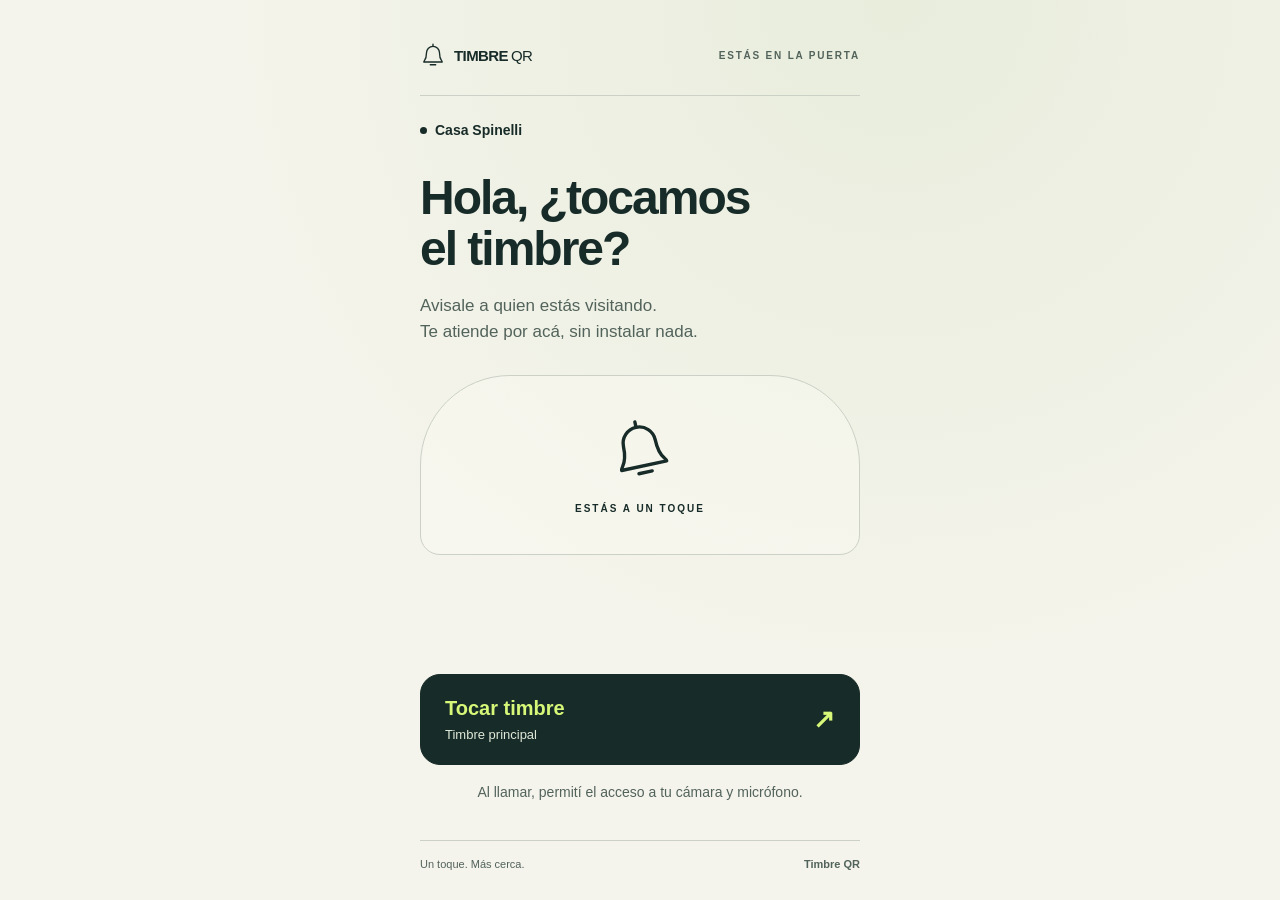
<file: index.html>
<!DOCTYPE html>
<html lang="es-AR"><head><meta charset="utf-8"><meta name="viewport" content="width=device-width, initial-scale=1, viewport-fit=cover"><meta name="theme-color" content="#f5f4ec"><title>Timbre QR</title><link rel="icon" href="iconos/icono-192.png"><link rel="stylesheet" href="estilos.css"></head>
<body data-pagina="visitante"><main id="app"><header class="cabecera"><a class="marca" href="index.html" aria-label="Timbre QR, inicio"><svg viewBox="0 0 48 48" fill="none" aria-hidden="true"><path d="M12 20a12 12 0 0 1 24 0c0 14 5 14 5 17H7c0-3 5-3 5-17Z" stroke="currentColor" stroke-width="2.5" stroke-linejoin="round"/><path d="M19 42h10M24 4v4" stroke="currentColor" stroke-width="2.5" stroke-linecap="round"/></svg><span>TIMBRE<span class="marca-qr">QR</span></span></a><span class="etiqueta" id="etiqueta-cabecera">ESTÁS EN LA PUERTA</span></header><div class="direccion"><span class="punto"></span><span id="nombre-casa">Casa</span></div><p id="anuncio" class="sr-only" role="status" aria-live="polite"></p><section data-vista="inicio" class="escena " ><div class="contenido"><h1 tabindex="-1">Hola, ¿tocamos<br>el timbre?</h1><p class="bajada">Avisale a quien estás visitando.<br>Te atiende por acá, sin instalar nada.</p></div><div class="timbre-ilustracion"><svg viewBox="0 0 48 48" fill="none" aria-hidden="true"><path d="M12 20a12 12 0 0 1 24 0c0 14 5 14 5 17H7c0-3 5-3 5-17Z" stroke="currentColor" stroke-width="2.5" stroke-linejoin="round"/><path d="M19 42h10M24 4v4" stroke="currentColor" stroke-width="2.5" stroke-linecap="round"/></svg><span>ESTÁS A UN TOQUE</span></div><div id="lista-destinos" class="acciones"></div><p class="nota">Al llamar, permití el acceso a tu cámara y micrófono.</p></section><section data-vista="permisos" class="escena " hidden><div class="contenido"><h1 tabindex="-1">Primero, los permisos.</h1><p class="bajada">Permití cámara y micrófono en el aviso de tu navegador. Así van a poder verte y escucharte.</p></div><div class="orbita"><svg viewBox="0 0 48 48" fill="none" aria-hidden="true"><path d="M12 20a12 12 0 0 1 24 0c0 14 5 14 5 17H7c0-3 5-3 5-17Z" stroke="currentColor" stroke-width="2.5" stroke-linejoin="round"/><path d="M19 42h10M24 4v4" stroke="currentColor" stroke-width="2.5" stroke-linecap="round"/></svg></div><p class="nota">Si no aparece el aviso, revisá los permisos del sitio junto a la dirección.</p></section><section data-vista="llamando" class="escena " hidden><div class="contenido"><h1 tabindex="-1">Ya estamos llamando.</h1><p class="bajada">Quedate acá. Estamos esperando que atiendan.</p></div><div class="orbita sonando"><svg viewBox="0 0 48 48" fill="none" aria-hidden="true"><path d="M12 20a12 12 0 0 1 24 0c0 14 5 14 5 17H7c0-3 5-3 5-17Z" stroke="currentColor" stroke-width="2.5" stroke-linejoin="round"/><path d="M19 42h10M24 4v4" stroke="currentColor" stroke-width="2.5" stroke-linecap="round"/></svg></div><p id="texto-llamando" class="destinatario">Llamando…</p><div class="progreso" aria-hidden="true"><span></span></div><p class="nota">No hace falta volver a tocar.<br>Si no llegan a atender, les va a llegar una foto tuya para que sepan quién pasó.</p><div class="acciones"><button type="button" class="secundario" data-accion="colgar">Cancelar llamada</button></div></section><section data-vista="ubicando" class="escena " hidden><div class="contenido"><h1 tabindex="-1">Un segundo.</h1><p class="bajada">Estamos comprobando que estés en la puerta.</p></div><div class="orbita sonando"><svg viewBox="0 0 48 48" fill="none" aria-hidden="true"><path d="M24 43s14-12.5 14-23A14 14 0 0 0 10 20c0 10.5 14 23 14 23Z" stroke="currentColor" stroke-width="2.5" stroke-linejoin="round"/><circle cx="24" cy="20" r="5" stroke="currentColor" stroke-width="2.5"/></svg></div><p class="nota">Permití el acceso a tu ubicación cuando el navegador te lo pida.</p></section><section data-vista="lejos" class="escena " hidden><div class="contenido"><h1 tabindex="-1">No estás en la puerta.</h1><p class="bajada">Este timbre solo funciona desde la entrada de la casa.</p></div><div class="orbita"><svg viewBox="0 0 48 48" fill="none" aria-hidden="true"><path d="M24 43s14-12.5 14-23A14 14 0 0 0 10 20c0 10.5 14 23 14 23Z" stroke="currentColor" stroke-width="2.5" stroke-linejoin="round"/><circle cx="24" cy="20" r="5" stroke="currentColor" stroke-width="2.5"/></svg></div><p id="texto-lejos" class="destinatario"></p><p id="detalle-lejos" class="nota"></p><div class="acciones"><button type="button" class="primario" data-accion="reintentar">Reintentar</button><button type="button" class="secundario" data-accion="ir-aviso">Dejar un mensaje</button><button type="button" class="texto-boton" data-accion="inicio">Volver al inicio</button></div></section><section data-vista="enLlamada" class="escena llamada" hidden><div class="contenido"><h1 tabindex="-1">Ya están conectados.</h1><p class="bajada">Podés hablar con tranquilidad.</p></div><div class="video-marco"><div class="audio-fondo"><span class="audio-ondas">ııııı</span><p id="video-placeholder">Conectando imagen…</p></div><video id="video-remoto" autoplay playsinline></video><span class="vivo"><i></i> EN VIVO</span><video id="video-local" autoplay playsinline muted aria-label="Tu cámara"></video></div><button type="button" class="secundario" data-accion="reproducir" hidden>Activar audio de la llamada</button><div class="controles"><button type="button" data-accion="microfono" aria-pressed="false">Silenciar micrófono</button><button type="button" data-accion="camara" >Girar cámara</button><button type="button" class="peligro" data-accion="colgar">Terminar llamada</button></div></section><section data-vista="sinRespuesta" class="escena " hidden><div class="contenido"><h1 tabindex="-1">No atendió nadie.</h1><p class="bajada">Quizás no llegaron a tiempo. Podés avisar que pasaste.</p></div><div class="aviso-caja"><label for="texto-aviso">Dejá un mensaje <span>(opcional)</span></label><textarea id="texto-aviso" maxlength="240" rows="3" placeholder="Hola, pasé por tu casa…"></textarea><button type="button" class="primario" data-accion="aviso">Avisar que pasé</button><p id="aviso-estado" role="status"></p></div><div class="acciones"><button type="button" class="secundario" data-accion="reintentar">Llamar de nuevo</button><button type="button" class="texto-boton" data-accion="inicio">Volver al inicio</button></div></section><section data-vista="finalizada" class="escena " hidden><div class="contenido"><h1 tabindex="-1">Terminó la llamada.</h1><p class="bajada">Gracias por pasar.</p></div><p id="texto-fin" class="resultado"></p><div class="acciones"><button type="button" class="primario" data-accion="reintentar">Llamar de nuevo</button><button type="button" class="texto-boton" data-accion="inicio">Volver al inicio</button></div></section><section data-vista="error" class="escena " hidden><div class="contenido"><h1 tabindex="-1">No pudimos conectar.</h1><p class="bajada">Vamos a intentarlo otra vez.</p></div><p id="texto-error" class="resultado"></p><div class="acciones"><button type="button" class="primario" data-accion="reintentar">Reintentar</button><button type="button" class="texto-boton" data-accion="inicio">Volver al inicio</button></div></section><p id="mensaje-accion" class="mensaje" role="status"></p><footer class="pie"><span>Un toque. Más cerca.</span><span>Timbre QR</span></footer></main><noscript>Activá JavaScript para usar el timbre.</noscript><script src="config.js"></script><script src="js/ntfy.js"></script><script src="js/rtc.js"></script><script src="js/geo.js"></script><script src="js/timbre.js"></script><script src="js/ui-visitante.js"></script></body></html>
</file>
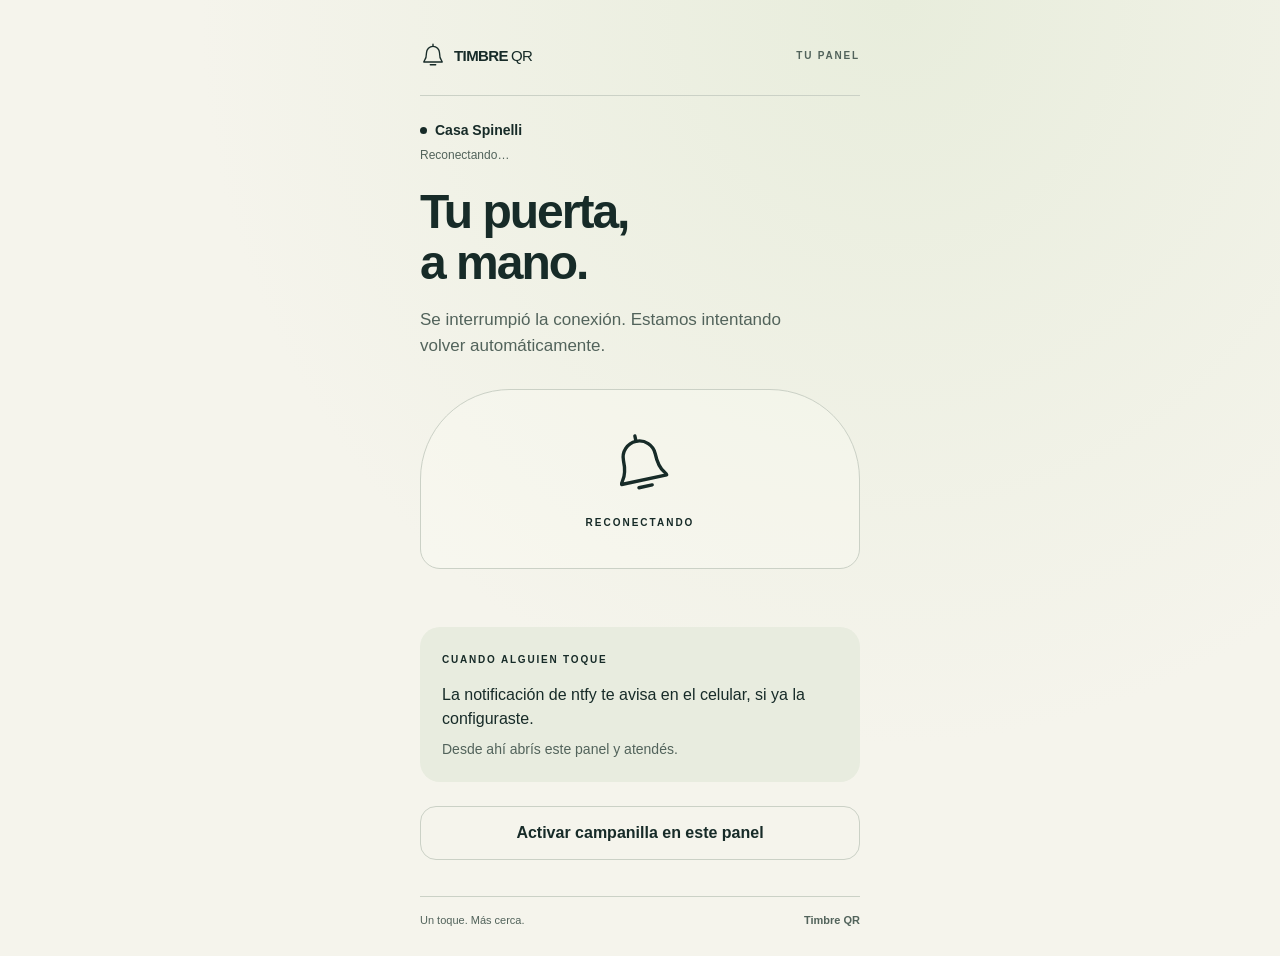
<file: panel.html>
<!DOCTYPE html>
<html lang="es-AR"><head><meta charset="utf-8"><meta name="viewport" content="width=device-width, initial-scale=1, viewport-fit=cover"><meta name="theme-color" content="#f5f4ec"><title>Tu panel · Timbre QR</title><link rel="icon" href="iconos/icono-192.png"><link rel="manifest" href="manifest.webmanifest"><link rel="apple-touch-icon" href="iconos/icono-192.png"><link rel="stylesheet" href="estilos.css"></head>
<body data-pagina="residente"><main id="app"><header class="cabecera"><a class="marca" href="panel.html" aria-label="Timbre QR, inicio"><svg viewBox="0 0 48 48" fill="none" aria-hidden="true"><path d="M12 20a12 12 0 0 1 24 0c0 14 5 14 5 17H7c0-3 5-3 5-17Z" stroke="currentColor" stroke-width="2.5" stroke-linejoin="round"/><path d="M19 42h10M24 4v4" stroke="currentColor" stroke-width="2.5" stroke-linecap="round"/></svg><span>TIMBRE<span class="marca-qr">QR</span></span></a><span class="etiqueta">TU PANEL</span></header><div class="direccion"><span class="punto"></span><span id="nombre-casa">Casa</span></div><p id="anuncio" class="sr-only" role="status" aria-live="polite"></p><p id="estado-conexion" class="conexion" role="status">Conectando…</p><section data-vista="escuchando" class="escena " ><div class="contenido"><h1 tabindex="-1">Tu puerta,<br>a mano.</h1><p class="bajada">Estamos conectando tu timbre.</p></div><div class="timbre-ilustracion"><svg viewBox="0 0 48 48" fill="none" aria-hidden="true"><path d="M12 20a12 12 0 0 1 24 0c0 14 5 14 5 17H7c0-3 5-3 5-17Z" stroke="currentColor" stroke-width="2.5" stroke-linejoin="round"/><path d="M19 42h10M24 4v4" stroke="currentColor" stroke-width="2.5" stroke-linecap="round"/></svg><span id="estado-grande">CONECTANDO</span></div><div class="info-caja"><span class="eyebrow">CUANDO ALGUIEN TOQUE</span><p>La notificación de ntfy te avisa en el celular, si ya la configuraste.</p><p class="nota">Desde ahí abrís este panel y atendés.</p></div><div class="info-caja" id="caja-historial" hidden><span class="eyebrow">ÚLTIMOS TIMBRAZOS</span><div id="historial"></div></div><p id="ultimo-motivo" class="resultado" role="status"></p><div class="acciones"><button type="button" class="secundario" data-accion="sonido">Activar campanilla en este panel</button><button type="button" data-accion="instalar" hidden>Instalar como app</button></div></section><section data-vista="entrante" class="escena " hidden><div class="contenido"><h1 tabindex="-1">Hay alguien<br>en la puerta.</h1><p class="bajada">Te están tocando el timbre.</p></div><div class="orbita sonando"><svg viewBox="0 0 48 48" fill="none" aria-hidden="true"><path d="M12 20a12 12 0 0 1 24 0c0 14 5 14 5 17H7c0-3 5-3 5-17Z" stroke="currentColor" stroke-width="2.5" stroke-linejoin="round"/><path d="M19 42h10M24 4v4" stroke="currentColor" stroke-width="2.5" stroke-linecap="round"/></svg></div><p id="texto-entrante" class="destinatario"></p><p id="atendiendo" class="nota" role="status"></p><div class="acciones atender-acciones"><button type="button" class="primario" data-accion="atender">Atender con video</button><button type="button" class="secundario" data-accion="atender-audio">Atender solo con audio</button><button type="button" class="texto-boton rechazo" data-accion="rechazar">Ahora no puedo</button></div></section><section data-vista="enLlamada" class="escena llamada" hidden><div class="contenido"><h1 tabindex="-1">Ya están conectados.</h1><p class="bajada">Podés hablar con tranquilidad.</p></div><div class="video-marco"><div class="audio-fondo"><span class="audio-ondas">ııııı</span><p id="video-placeholder">Conectando imagen…</p></div><video id="video-remoto" autoplay playsinline></video><span class="vivo"><i></i> EN VIVO</span><video id="video-local" autoplay playsinline muted aria-label="Tu cámara"></video></div><button type="button" class="secundario" data-accion="reproducir" hidden>Activar audio de la llamada</button><div class="controles"><button type="button" data-accion="microfono" aria-pressed="false">Silenciar micrófono</button><button type="button" data-accion="camara" aria-pressed="false">Apagar cámara</button><button type="button" class="peligro" data-accion="colgar">Terminar llamada</button></div></section><section data-vista="error" class="escena " hidden><div class="contenido"><h1 tabindex="-1">No pudimos atender.</h1><p class="bajada">Revisá los permisos e intentá de nuevo.</p></div><p id="texto-error" class="resultado"></p><div class="acciones"><button type="button" class="primario" data-accion="reintentar">Volver a atender</button><button type="button" class="secundario" data-accion="volver">Volver al panel</button></div></section><p id="mensaje-accion" class="mensaje" role="status"></p><footer class="pie"><span>Un toque. Más cerca.</span><span>Timbre QR</span></footer></main><noscript>Activá JavaScript para usar el timbre.</noscript><script src="config.js"></script><script src="js/ntfy.js"></script><script src="js/rtc.js"></script><script src="js/geo.js"></script><script src="js/timbre.js"></script><script src="js/ui-residente.js"></script></body></html>
</file>
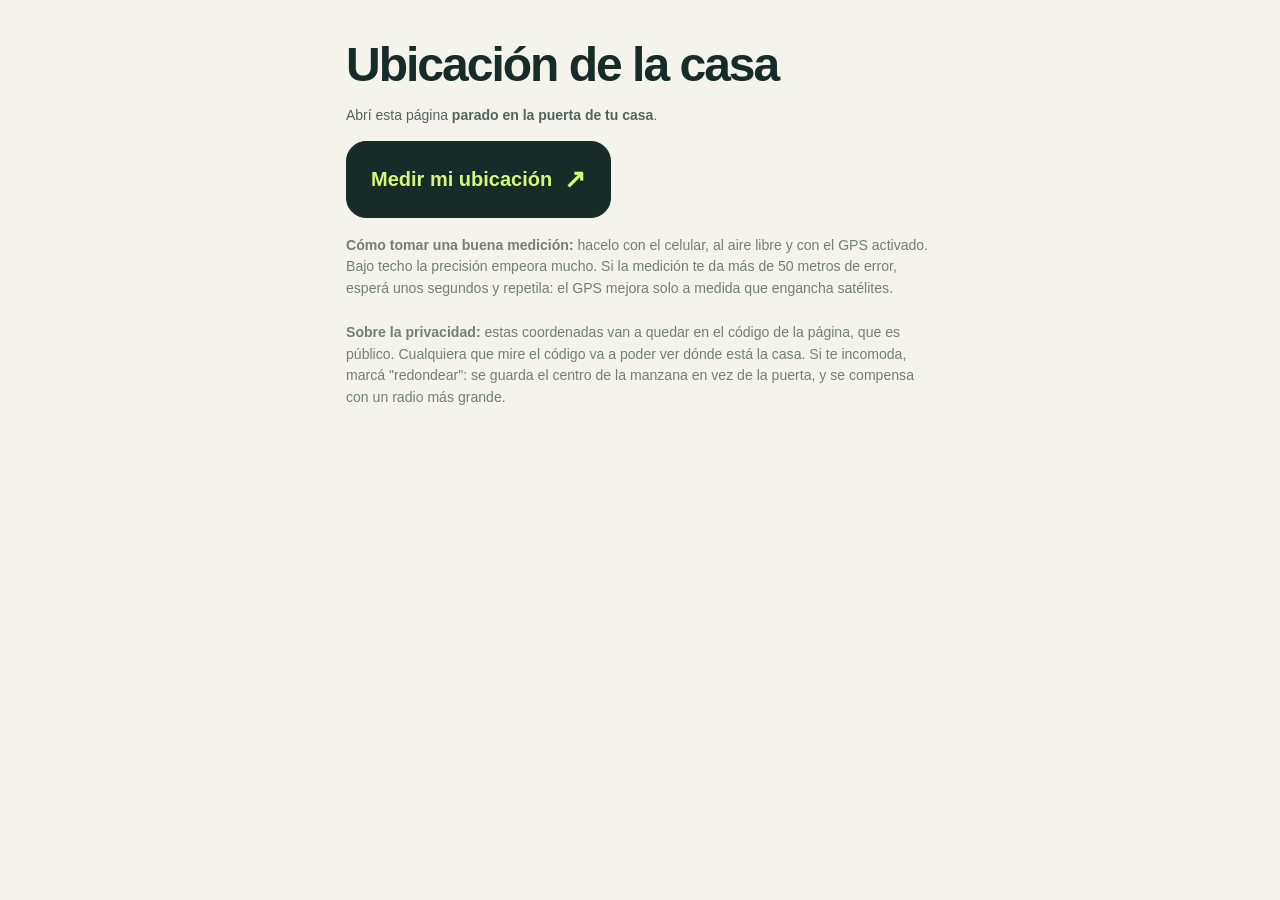
<file: ubicacion.html>
<!DOCTYPE html>
<html lang="es-AR">
<head>
<meta charset="utf-8">
<meta name="viewport" content="width=device-width, initial-scale=1">
<title>Ubicación de la casa</title>
<link rel="stylesheet" href="estilos.css">
<style>
  #app { max-width: 620px; margin: 0 auto; padding: 16px; }
  .caja { background: #fff; border: 1px solid rgba(0,0,0,.12); border-radius: 16px; padding: 18px; margin: 16px 0; text-align: left; }
  .dato { display: flex; justify-content: space-between; gap: 12px; padding: 7px 0; border-bottom: 1px solid rgba(0,0,0,.06); }
  .dato:last-child { border: 0; }
  .dato b { font-variant-numeric: tabular-nums; }
  pre { background: #0f1b2d; color: #e6edf6; padding: 14px; border-radius: 12px; overflow-x: auto; font-size: .82rem; line-height: 1.5; }
  .semaforo { font-weight: 700; padding: 10px 14px; border-radius: 10px; display: inline-block; }
  .bien { background: #dcfce7; color: #166534; }
  .regular { background: #fef9c3; color: #854d0e; }
  .mal { background: #fee2e2; color: #991b1b; }
  label { display: block; margin: 14px 0 4px; font-weight: 600; }
  input[type=number] { width: 100%; padding: 11px; border: 1px solid rgba(0,0,0,.2); border-radius: 10px; font: inherit; }
  .fila { display: flex; gap: 10px; align-items: center; margin: 10px 0; }
  .nota { font-size: .88rem; line-height: 1.55; opacity: .8; text-align: left; }
</style>
</head>
<body>
<main id="app">

  <header class="cabecera">
    <h1>Ubicación de la casa</h1>
    <p class="ayuda">Abrí esta página <strong>parado en la puerta de tu casa</strong>.</p>
  </header>

  <div class="controles">
    <button type="button" id="medir" class="primario">Medir mi ubicación</button>
    <button type="button" id="remedir" hidden>Medir de nuevo</button>
  </div>

  <div id="estado" class="caja" hidden></div>

  <div id="resultado" hidden>

    <label for="radio">Radio: hasta qué distancia se considera "en la puerta"</label>
    <div class="fila">
      <input id="radio" type="number" min="20" max="2000" step="10" value="150">
      <span>metros</span>
    </div>

    <label>
      <input type="checkbox" id="redondear" checked>
      Redondear las coordenadas (más privacidad, menos precisión)
    </label>
    <p class="nota" id="nota-redondeo"></p>

    <p class="ayuda" style="text-align:left"><strong>Pegá esto en <code>config.js</code>, reemplazando el bloque <code>ubicacion</code>:</strong></p>
    <pre id="bloque"></pre>
    <div class="controles">
      <button type="button" id="copiar" class="primario">Copiar</button>
    </div>

    <div class="caja">
      <p class="ayuda" style="text-align:left"><strong>Probar desde otro lado:</strong> volvé a abrir esta página desde donde quieras y tocá "Medir de nuevo": te dice a qué distancia estás del punto guardado y si el timbre te dejaría llamar.</p>
      <div id="prueba"></div>
    </div>
  </div>

  <p class="nota">
    <strong>Cómo tomar una buena medición:</strong> hacelo con el celular, al aire
    libre y con el GPS activado. Bajo techo la precisión empeora mucho.
    Si la medición te da más de 50 metros de error, esperá unos segundos y repetila:
    el GPS mejora solo a medida que engancha satélites.
    <br><br>
    <strong>Sobre la privacidad:</strong> estas coordenadas van a quedar en el
    código de la página, que es público. Cualquiera que mire el código va a poder
    ver dónde está la casa. Si te incomoda, marcá "redondear": se guarda el centro
    de la manzana en vez de la puerta, y se compensa con un radio más grande.
  </p>

</main>

<script src="config.js"></script>
<script src="js/geo.js"></script>
<script>
(function () {
  'use strict';
  const $ = (s) => document.querySelector(s);
  let medida = null;

  function formato(m) {
    return m < 1000 ? Math.round(m) + ' m'
                    : (Math.round(m / 100) / 10).toString().replace('.', ',') + ' km';
  }

  function calidad(precision) {
    if (precision <= 20) return ['bien', 'Excelente', 'Podés usar un radio chico, de 60 a 100 metros.'];
    if (precision <= 60) return ['bien', 'Buena', 'Un radio de 150 metros va a andar bien.'];
    if (precision <= 200) return ['regular', 'Regular', 'Conviene repetir la medición al aire libre, o usar un radio de 300 metros.'];
    return ['mal', 'Mala', 'No uses esta medición: está tomada por red o por IP, no por GPS. Probá con el celular, afuera.'];
  }

  function mostrarEstado(html, clase) {
    const caja = $('#estado');
    caja.hidden = false;
    caja.innerHTML = html;
    caja.className = 'caja' + (clase ? ' ' + clase : '');
  }

  function bloque() {
    if (!medida) return '';
    const redondear = $('#redondear').checked;
    const dec = redondear ? 3 : 6;
    const lat = Number(medida.lat.toFixed(dec));
    const lon = Number(medida.lon.toFixed(dec));
    let radio = Number($('#radio').value) || 150;
    if (redondear) radio = Math.max(radio, 200);   // el redondeo mete hasta ~80 m de corrimiento
    return [
      '  ubicacion: {',
      '    activa: true,',
      '    lat: ' + lat + ',',
      '    lon: ' + lon + ',',
      '    radioMetros: ' + radio + ',',
      "    modo: 'bloquear',",
      '    segundosEspera: 15,',
      '    precisionMinimaAceptada: 1000,',
      '    dejarAvisoSiLejos: true',
      '  },'
    ].join('\n');
  }

  function refrescar() {
    $('#bloque').textContent = bloque();
    const r = $('#redondear').checked;
    $('#nota-redondeo').textContent = r
      ? 'Se guardan 3 decimales: se publica la manzana, no la puerta (hasta ~80 m de corrimiento). El radio sube a 200 m como mínimo para compensar.'
      : 'Se guardan las coordenadas exactas, con precisión de centímetros.';
  }

  function compararConLoGuardado(pos) {
    const u = (window.TIMBRE_CONFIG || {}).ubicacion;
    const caja = $('#prueba');
    if (!u || typeof u.lat !== 'number') {
      caja.innerHTML = '<p class="ayuda">Todavía no hay un punto guardado en <code>config.js</code>. Pegá el bloque de arriba y recargá esta página para poder probar.</p>';
      return;
    }
    const d = TimbreGeo.distancia(u.lat, u.lon, pos.lat, pos.lon);
    const entra = (d - pos.precision) <= u.radioMetros;
    caja.innerHTML =
      '<div class="dato"><span>Distancia al punto guardado</span><b>' + formato(d) + '</b></div>' +
      '<div class="dato"><span>Radio configurado</span><b>' + u.radioMetros + ' m</b></div>' +
      '<div class="dato"><span>¿El timbre te dejaría llamar?</span><b>' + (entra ? 'Sí' : 'No') + '</b></div>';
  }

  async function medir() {
    mostrarEstado('<p>Buscando el GPS… puede tardar unos segundos.</p>');
    $('#medir').disabled = true;
    try {
      const pos = await TimbreGeo.posicionActual(20000);
      medida = pos;
      const [clase, titulo, consejo] = calidad(pos.precision);
      mostrarEstado(
        '<div class="dato"><span>Latitud</span><b>' + pos.lat.toFixed(6) + '</b></div>' +
        '<div class="dato"><span>Longitud</span><b>' + pos.lon.toFixed(6) + '</b></div>' +
        '<div class="dato"><span>Margen de error</span><b>± ' + Math.round(pos.precision) + ' m</b></div>' +
        '<p style="margin-top:12px"><span class="semaforo ' + clase + '">Precisión: ' + titulo + '</span></p>' +
        '<p class="nota" style="margin-top:8px">' + consejo + '</p>'
      );
      $('#resultado').hidden = false;
      $('#remedir').hidden = false;
      $('#medir').textContent = 'Medir mi ubicación';
      if (pos.precision > 60) $('#radio').value = pos.precision > 200 ? 300 : 150;
      refrescar();
      compararConLoGuardado(pos);
    } catch (e) {
      const porQue = (e && e.code === 1)
        ? 'No diste permiso de ubicación. Habilitalo para este sitio y probá de nuevo.'
        : 'No se pudo obtener la ubicación. Probá al aire libre, con el GPS encendido.';
      mostrarEstado('<p><span class="semaforo mal">Sin ubicación</span></p><p class="nota" style="margin-top:8px">' + porQue + '</p>');
    } finally {
      $('#medir').disabled = false;
    }
  }

  refrescar();   /* el redondeo viene activado: que se explique desde el arranque */

  $('#medir').addEventListener('click', medir);
  $('#remedir').addEventListener('click', medir);
  $('#radio').addEventListener('input', refrescar);
  $('#redondear').addEventListener('change', refrescar);
  $('#copiar').addEventListener('click', async function () {
    try {
      await navigator.clipboard.writeText(bloque());
      this.textContent = 'Copiado ✓';
      setTimeout(() => { this.textContent = 'Copiar'; }, 2000);
    } catch (_) {
      this.textContent = 'Seleccionalo y copialo a mano';
    }
  });
})();
</script>
</body>
</html>
</file>
<file: estilos.css>
/* Interfaz liviana: tipografía del sistema, sin recursos externos. */
:root{--tinta:#172b28;--suave:#52635b;--papel:#f5f4ec;--borde:#cbd1c6;--lima:#d7f778;--rojo:#a42d35;--azul:#172b28;--azul-oscuro:#172b28;--texto:#172b28;--fondo:#f5f4ec}*{box-sizing:border-box}html,body{margin:0;min-height:100%}body{font-family:Arial,Helvetica,sans-serif;color:var(--tinta);background:var(--papel);padding:24px}button,input,textarea{font:inherit}button{min-height:54px;padding:16px 20px;border:1px solid var(--borde);border-radius:16px;color:var(--tinta);background:transparent;cursor:pointer;font-weight:700}button:active{transform:translateY(1px)}button:disabled{opacity:.6;cursor:wait}button:focus-visible,a:focus-visible,textarea:focus-visible{outline:3px solid #387747;outline-offset:4px}[hidden]{display:none!important}.ayuda,.nota{color:var(--suave);font-size:14px;line-height:1.55}.cabecera h1{margin-bottom:8px}.controles{display:flex;gap:10px;flex-wrap:wrap}#app{max-width:520px;margin:auto}
body[data-pagina]{padding:max(24px,env(safe-area-inset-top)) max(22px,env(safe-area-inset-right)) max(18px,env(safe-area-inset-bottom)) max(22px,env(safe-area-inset-left));background:radial-gradient(ellipse at 70% 0%,#e8eddc 0,transparent 55%),var(--papel)}body[data-pagina] #app{min-height:calc(100svh - 48px);display:flex;flex-direction:column}body[data-pagina] .cabecera{display:flex;align-items:center;justify-content:space-between;gap:12px;padding-bottom:27px;border-bottom:1px solid var(--borde)}.marca{display:flex;align-items:center;gap:8px;text-decoration:none;color:var(--tinta);font-size:15px;font-weight:800;letter-spacing:-.6px}.marca svg{width:26px;height:26px}.marca-qr{font-weight:400;margin-left:3px}.etiqueta,.eyebrow{font-size:10px;letter-spacing:1.8px;font-weight:700}.etiqueta{color:var(--suave)}.direccion{display:flex;align-items:center;gap:8px;margin:26px 0 10px;font-size:14px;font-weight:700;overflow-wrap:anywhere}.punto{width:7px;height:7px;border-radius:50%;background:var(--tinta);flex-shrink:0}.escena{flex:1;display:flex;flex-direction:column;padding-top:18px;animation:aparecer .25s ease-out}h1{font-size:clamp(34px,8.7vw,48px);letter-spacing:-2px;line-height:1.06;font-weight:600;margin:0 0 18px}h1:focus{outline:none}.bajada{font-size:17px;line-height:1.55;color:var(--suave);margin:0;max-width:390px}.timbre-ilustracion{margin:30px 0;min-height:160px;display:flex;flex-direction:column;align-items:center;justify-content:center;gap:22px;border:1px solid var(--borde);border-radius:90px 90px 20px 20px;background:#f9faf160}.timbre-ilustracion svg{width:65px;height:65px;transform:rotate(-12deg)}.timbre-ilustracion span{font-size:10px;letter-spacing:2px;font-weight:700}.acciones{display:grid;gap:10px;margin-top:auto;padding-top:24px}.acciones button,.aviso-caja button{width:100%}.primario,.destino{background:var(--tinta);color:var(--lima);border-color:var(--tinta);min-height:76px;font-size:20px;display:flex;align-items:center;justify-content:space-between;text-align:left;padding:22px 24px;border-radius:20px}.primario::after,.destino::after{content:'↗';font-size:26px;margin-left:12px}.destino-nombre{display:block}.destino-detalle{display:block;font-size:13px;font-weight:400;color:#e0e9d9;margin-top:7px}.texto-boton{border:0;background:transparent;min-height:48px}.rechazo{color:var(--rojo)}.nota{text-align:center;margin:17px 0 0}.pie{margin-top:36px;padding-top:17px;border-top:1px solid var(--borde);display:flex;justify-content:space-between;font-size:11px;color:var(--suave)}.pie span:last-child{font-weight:700}.orbita{width:174px;height:174px;border-radius:50%;background:var(--lima);display:grid;place-items:center;margin:48px auto 35px;box-shadow:0 0 0 13px #d7f77835,0 0 0 27px #d7f77815}.orbita svg{width:63px;height:63px}.sonando{animation:latido 2s ease-in-out infinite}.sonando svg{animation:campana 2s ease-in-out infinite}.destinatario{text-align:center;font-weight:700;font-size:16px;overflow-wrap:anywhere}.progreso{width:112px;height:4px;background:#d8ddcf;border-radius:9px;overflow:hidden;margin:6px auto}.progreso span{display:block;width:40%;height:100%;background:var(--tinta);animation:progreso 1.8s infinite ease-in-out}.resultado{padding:18px;border-left:3px solid var(--tinta);background:#e8ecdf;line-height:1.6;margin:28px 0 16px}.resultado:empty,.mensaje:empty{display:none}.mensaje{font-size:14px;line-height:1.5;padding:14px;background:#fff4d5;border-radius:12px}.aviso-caja,.info-caja{padding:22px;background:#e8ecdf;border-radius:20px;margin-top:28px}.aviso-caja label{font-weight:700;font-size:14px}.aviso-caja label span{font-weight:400}.aviso-caja textarea{width:100%;resize:vertical;min-height:100px;border:1px solid #a7b49e;background:var(--papel);color:var(--tinta);border-radius:12px;padding:14px;margin:12px 0 16px;line-height:1.5}.aviso-caja p{font-size:14px;margin-bottom:0;line-height:1.5}.aviso-caja p:empty{display:none}.info-caja p{line-height:1.5;margin-bottom:0}.info-caja .nota{text-align:left;margin-top:8px}.conexion{margin:0;font-size:12px;color:var(--suave)}.atender-acciones .primario{background:var(--lima);color:var(--tinta);border-color:var(--lima)}.llamada h1{font-size:32px;letter-spacing:-1px}.llamada .bajada{font-size:15px}.video-marco{position:relative;isolation:isolate;border-radius:24px;overflow:hidden;background:#233b35;aspect-ratio:4/4.5;margin-top:24px;color:#fff}.audio-fondo{position:absolute;inset:0;display:flex;flex-direction:column;align-items:center;justify-content:center}.audio-ondas{font-size:55px;letter-spacing:10px;color:var(--lima)}.audio-fondo p{font-size:14px}.video-marco video{object-fit:cover;display:block;background:transparent}#video-remoto{width:100%;height:100%;position:relative}#video-local{position:absolute;right:14px;bottom:14px;width:88px;height:118px;border:2px solid #f5f4ec;border-radius:14px;background:#233b35}.vivo{position:absolute;left:16px;top:16px;display:flex;align-items:center;gap:7px;font-size:10px;letter-spacing:1px;background:#172b28d9;padding:8px 11px;border-radius:20px}.vivo i{width:6px;height:6px;background:var(--lima);border-radius:50%}.llamada .controles{display:grid;grid-template-columns:1fr 1fr;margin-top:16px}.llamada .controles button{font-size:13px;padding:16px 10px}.llamada .controles .peligro{grid-column:1/-1;background:var(--rojo);color:white;border-color:var(--rojo);font-size:17px;min-height:62px}.controles [aria-pressed=true]{background:var(--tinta);color:white}.sr-only{position:absolute;width:1px;height:1px;padding:0;margin:-1px;overflow:hidden;clip:rect(0,0,0,0);white-space:nowrap;border:0}@keyframes aparecer{from{opacity:0;transform:translateY(5px)}to{opacity:1;transform:none}}@keyframes latido{50%{box-shadow:0 0 0 20px #d7f77835,0 0 0 36px #d7f77810}}@keyframes campana{0%,35%,100%{transform:rotate(0)}10%{transform:rotate(12deg)}20%{transform:rotate(-12deg)}}@keyframes progreso{0%{transform:translateX(-100%)}100%{transform:translateX(350%)}}@media(min-width:700px){body[data-pagina]{padding-top:42px;padding-bottom:30px}body[data-pagina] #app{min-height:calc(100svh - 72px);max-width:440px}.escena{padding-top:25px}.timbre-ilustracion{min-height:180px}}@media(max-height:740px){.orbita{width:135px;height:135px;margin:32px auto 20px}.timbre-ilustracion{min-height:120px;margin:20px 0}.timbre-ilustracion svg{width:45px;height:45px}.pie{margin-top:24px}.atender-acciones{padding-top:12px}.video-marco{aspect-ratio:4/3.5}}@media(prefers-reduced-motion:reduce){*,*::before,*::after{animation:none!important;transition:none!important}}
</file>
